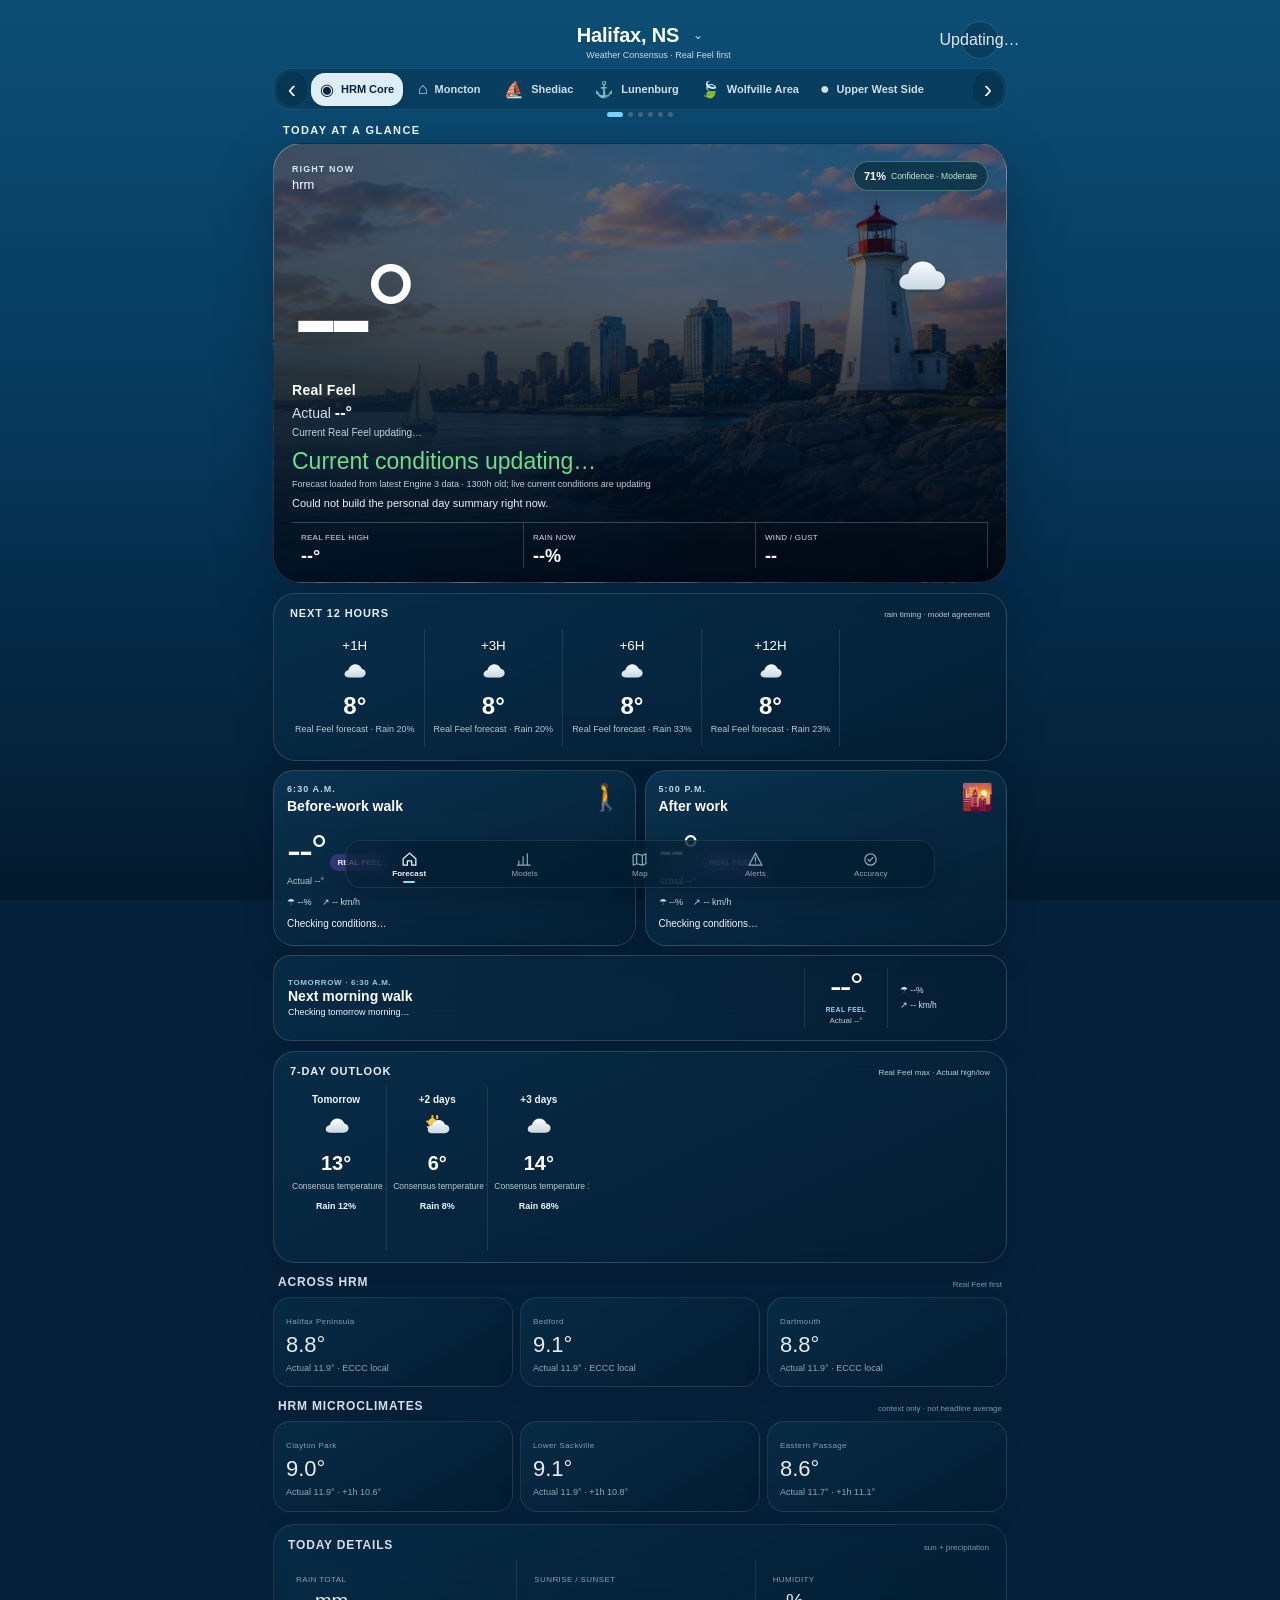
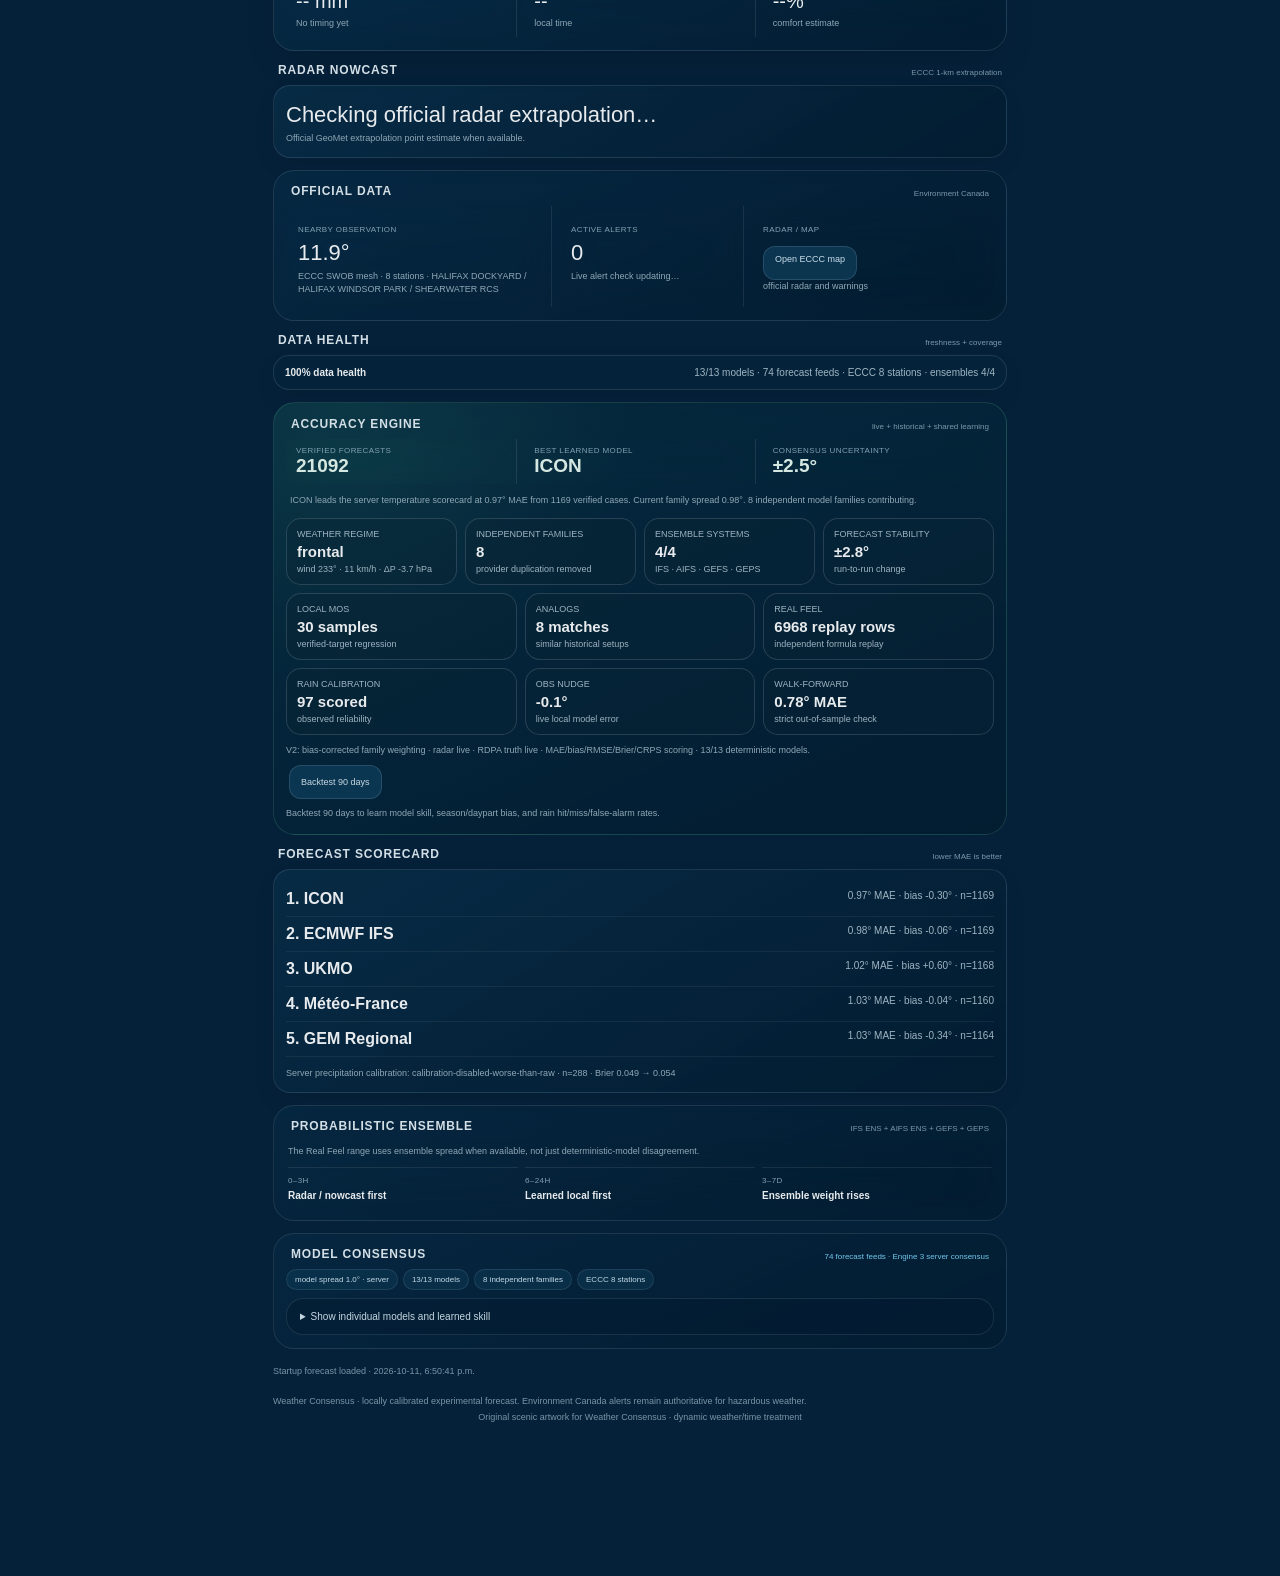
<file: index.html>
<!doctype html><html><head><meta charset="utf-8"><meta name="viewport" content="width=device-width,initial-scale=1,viewport-fit=cover"><meta http-equiv="Cache-Control" content="no-store, no-cache, must-revalidate"><meta http-equiv="refresh" content="0;url=./app.html"><link rel="apple-touch-icon" sizes="180x180" href="icons/apple-touch-icon.png?v=16"><link rel="icon" href="icons/weather-consensus.svg?v=16" type="image/svg+xml"><script>location.replace('./app.html'+location.search+location.hash)</script><title>Weather Consensus</title></head><body style="background:#05213a;color:white;font-family:-apple-system;padding:24px">Opening Weather Consensus…</body></html>
</file>
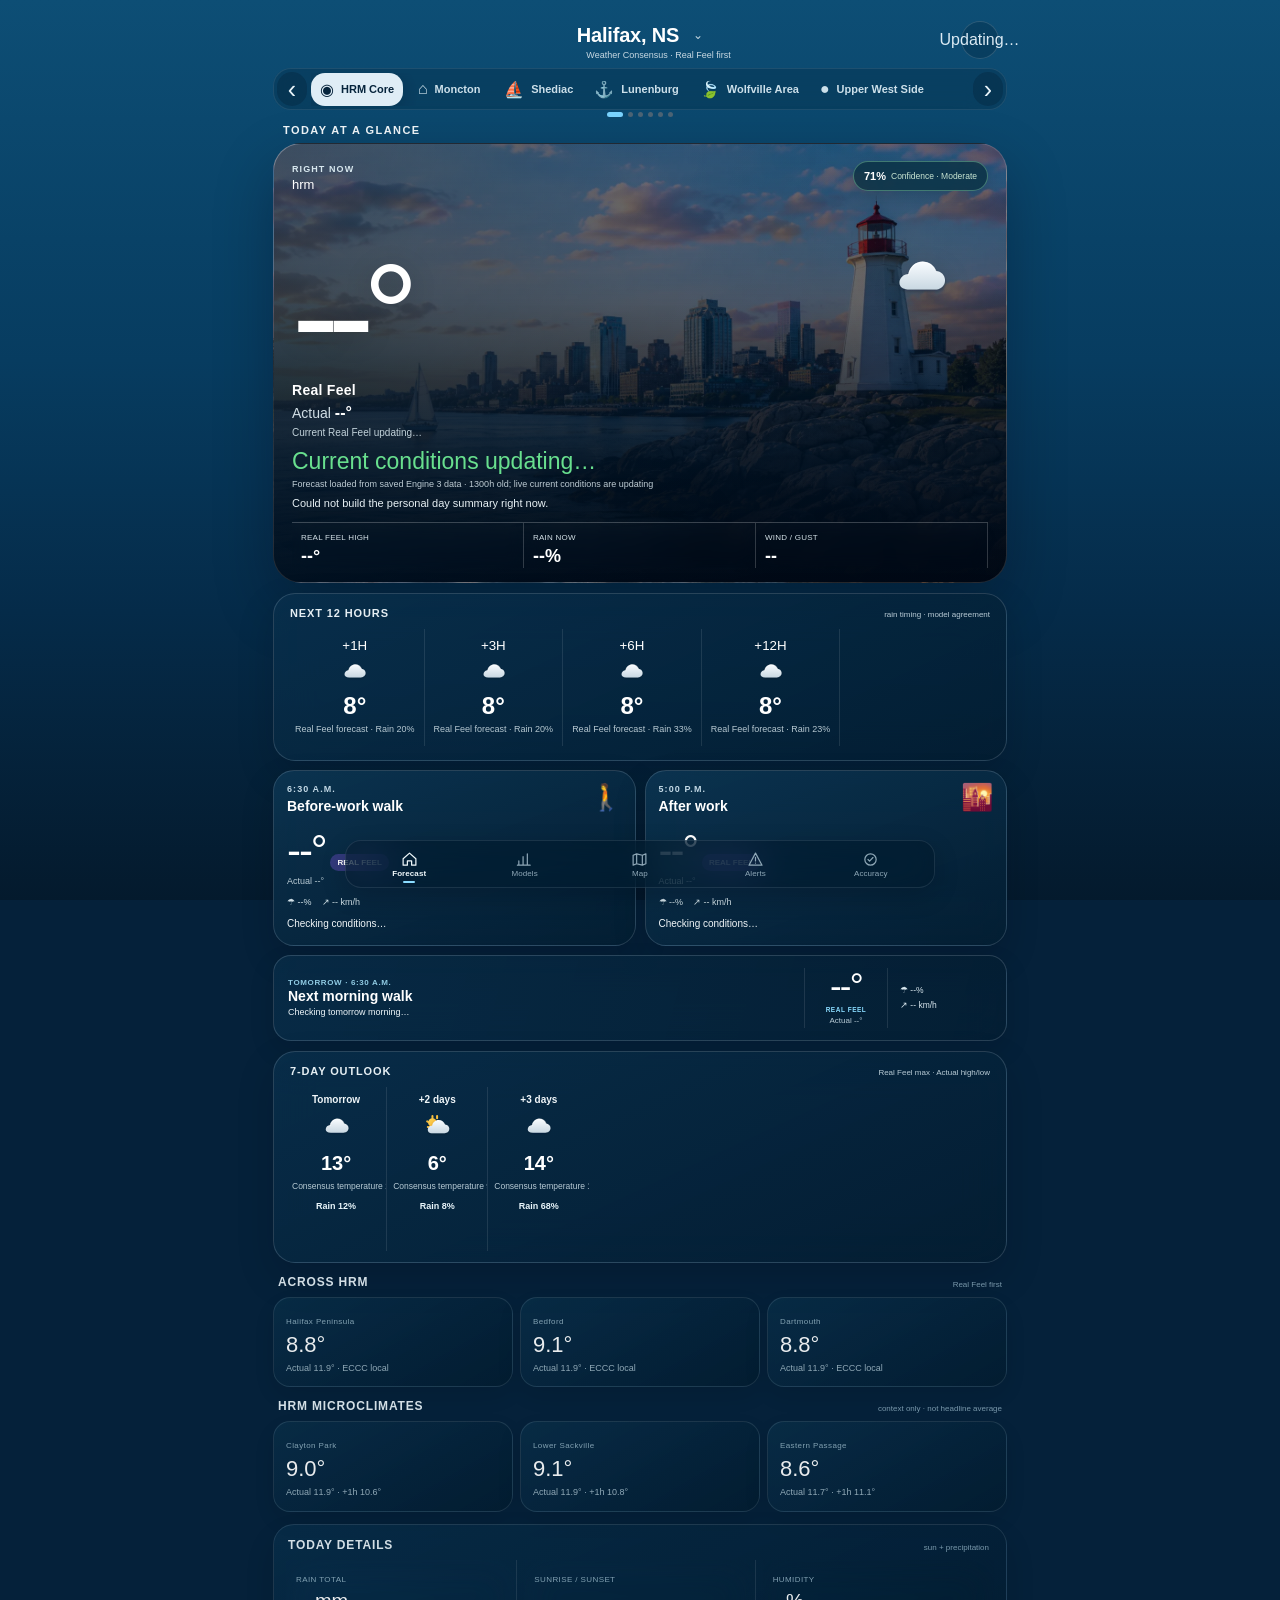
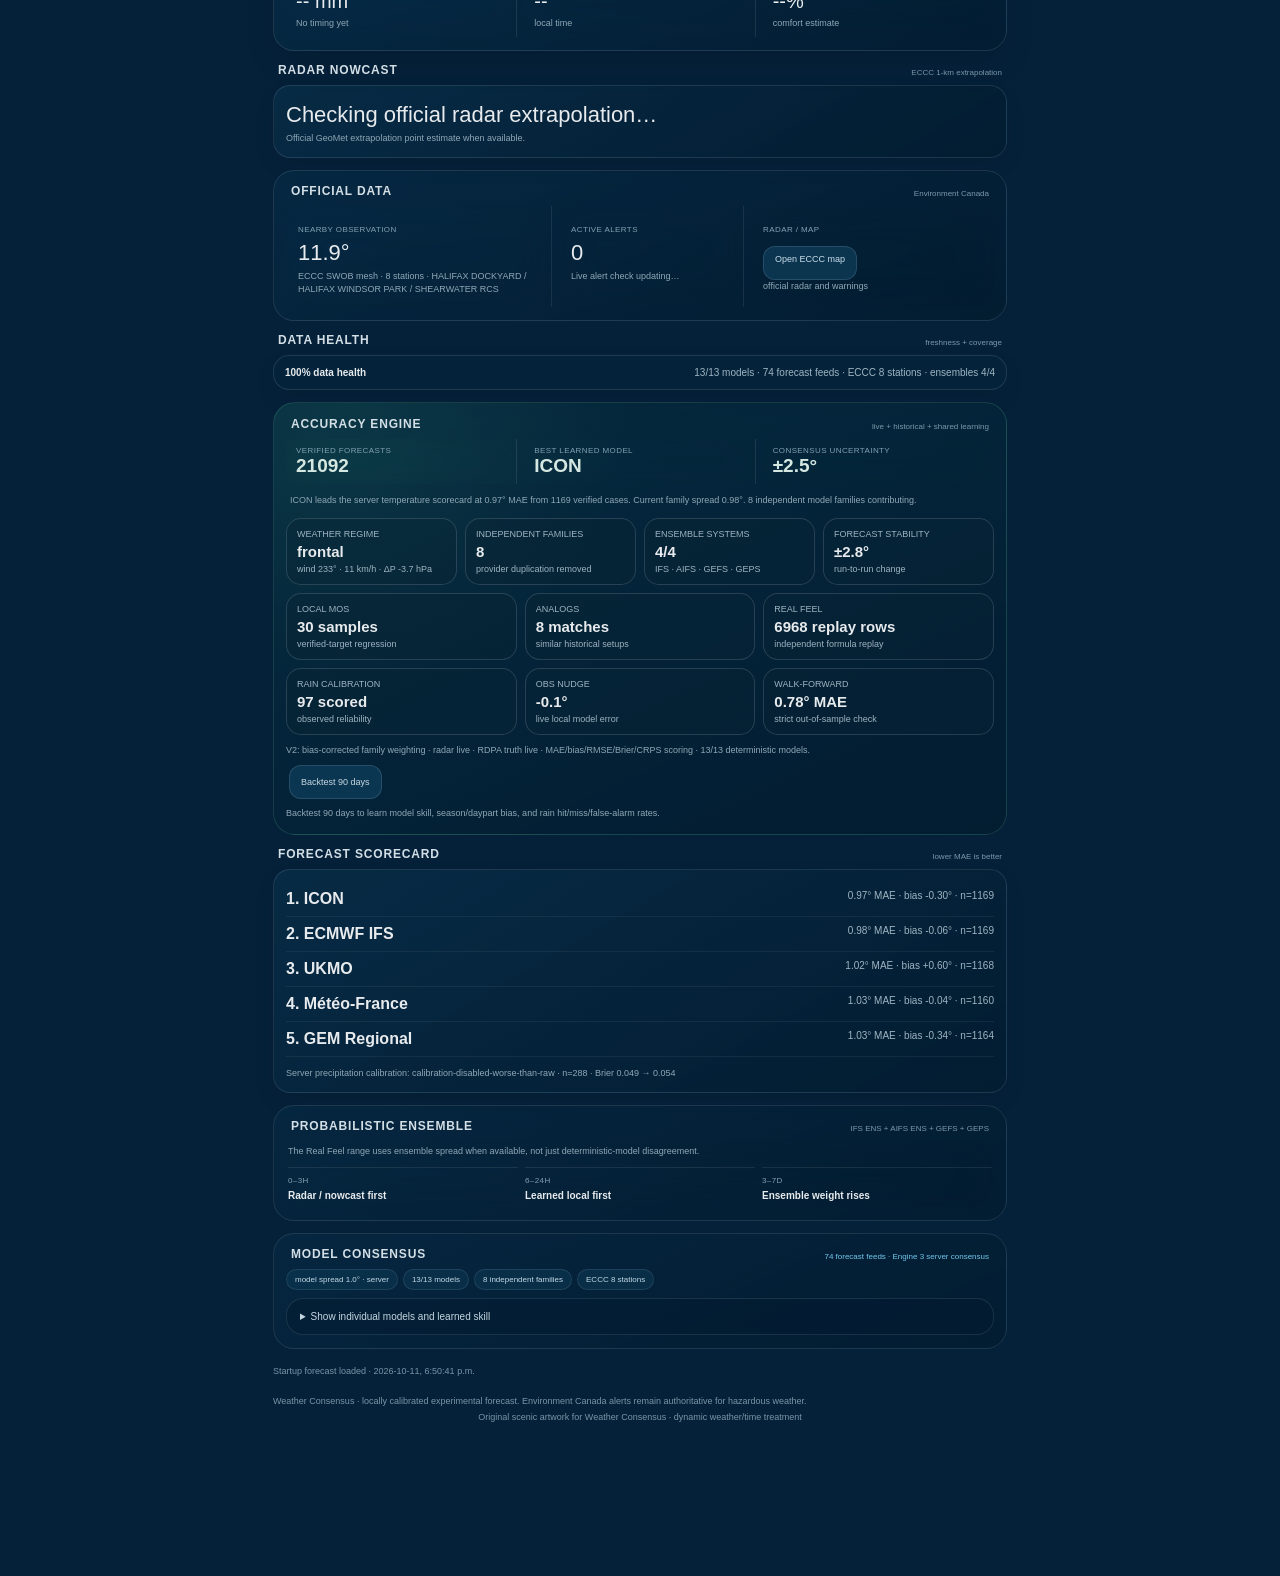
<file: app.html>
<!doctype html><html lang="en"><head><meta charset="utf-8"><meta name="viewport" content="width=device-width,initial-scale=1,viewport-fit=cover"><meta name="theme-color" content="#05213a"><meta name="apple-mobile-web-app-capable" content="yes"><meta name="apple-mobile-web-app-status-bar-style" content="black-translucent"><meta name="apple-mobile-web-app-title" content="Weather Consensus"><link rel="manifest" href="manifest.webmanifest"><link rel="icon" href="icons/weather-consensus.svg?v=16" type="image/svg+xml"><link rel="apple-touch-icon" sizes="180x180" href="icons/apple-touch-icon.png?v=16"><title>Weather Consensus</title><link rel="stylesheet" href="v4.css?v=10"><link rel="stylesheet" href="v11-reference.css?v=37"><style>.alertBox{display:none;padding:12px 14px;border:1px solid #8c5f42;background:#321f16aa;color:#ffe2ca}.alertBox b{display:block;margin-bottom:3px}.obsline{font-size:11px}.range{font-size:12px}.actions{display:flex;gap:8px;flex-wrap:wrap;margin-top:10px}.linkbtn{display:inline-block;text-decoration:none;border:1px solid var(--line);background:#0c2a3e;color:#dff2fc;border-radius:999px;padding:8px 10px;font-size:11px}.accuracy{display:grid;grid-template-columns:repeat(3,1fr);gap:8px}.stat{border:1px solid var(--line);border-radius:15px;padding:10px}.stat small{display:block;color:var(--muted);font-size:9px}.stat b{font-size:18px}.micro{display:grid;grid-template-columns:repeat(3,1fr);gap:8px}.micro .card{padding:11px}.micro .zt{font-size:25px}.badge{display:inline-block;margin-top:5px;border:1px solid var(--line);border-radius:999px;padding:4px 7px;font-size:9px;color:#d8edf9}.rainagree{font-size:10px;color:#bcd4e2}.official{border-color:#3b6a85}#alerts+#warn{margin-bottom:0}.sectionHour .hours{overflow-x:auto!important;scroll-snap-type:x proximity}.sectionHour .hour{min-width:88px!important;padding:7px 9px 10px!important;scroll-snap-align:start}.sectionHour .hour b{font-size:24px!important;line-height:1.1!important}.sectionHour .hour .sub{font-size:9px!important;line-height:1.25!important;white-space:nowrap!important;margin-top:4px!important}.sectionHour .hour .wx{font-size:25px!important;margin:5px 0!important}.sectionDays .days{grid-template-columns:repeat(7,minmax(96px,1fr))!important;overflow-x:auto!important;scroll-snap-type:x proximity!important}.sectionDays .v11Day{min-width:96px!important;min-height:142px!important;padding:8px 8px 10px!important;scroll-snap-align:start}.v11DayName{font-size:11px!important;font-weight:600!important}.v11DayWx{font-size:27px!important;margin:8px 0 7px!important}.v11DayRF{font-size:25px!important;font-weight:570!important;line-height:1!important}.v11DayRFLabel{display:none!important}.v11DayActual{font-size:9px!important;line-height:1.25!important;color:#b8cbd5!important;margin-top:7px!important;white-space:nowrap!important}.v11DayRain{font-size:9px!important;line-height:1.2!important;margin-top:7px!important;white-space:nowrap!important;color:#c7d9e4!important}@media(max-width:620px){.accuracy,.micro{grid-template-columns:1fr}.sectionHour,.sectionDays{padding-left:10px!important;padding-right:10px!important}}</style></head><body><div class="app"><header class="topbar"><div class="brand"><small id="kicker">HRM CORE</small><div class="brandline"><img class="brandmark" src="icons/weather-consensus.svg?v=16" alt=""><h1>Weather Consensus</h1></div><div class="brandsub">Weather Consensus · Real Feel first</div></div><button id="refresh" class="btn refreshBtn" aria-label="Refresh weather"><span>↻</span><b>Refresh</b></button></header><nav class="locationNav" aria-label="Forecast locations"><button id="locPrev" class="locArrow" aria-label="Previous location">‹</button><div id="tabs" class="tabs" role="tablist"></div><button id="locNext" class="locArrow" aria-label="Next location">›</button></nav><div id="locationDots" class="locationDots" aria-hidden="true"></div><div id="alerts" class="alertBox"></div><div id="warn" class="warn"></div><section class="hero"><div class="heroGlow"></div><div class="heroTop"><div><div class="eyebrow">RIGHT NOW</div><div id="place" class="place">Halifax Peninsula · Bedford · Dartmouth</div></div><div id="heroIcon" class="icon" aria-hidden="true">⛅️</div></div><div class="heroRow"><div class="heroTemp"><div id="feels" class="feels">--°</div><div class="feelLabel">Real Feel</div><div id="actual" class="actual">Actual <b>--°</b></div><div id="range" class="range">Real Feel range --</div><div class="outside"><span id="odot" class="dot"></span><span id="outside">Calculating outside comfort…</span></div><div id="obsline" class="obsline">Checking official observations…</div></div></div><div class="metrics"><div class="metric"><small>REAL FEEL HIGH</small><b id="fhigh">--°</b></div><div class="metric"><small>RAIN NOW</small><b id="rain">--%</b></div><div class="metric"><small>WIND / GUST</small><b id="wind">--</b></div><div class="metric"><small>UV INDEX</small><b id="uv">--</b></div></div><div id="advice" class="callout">Checking when conditions improve…</div></section><section class="section dayBrief"><div class="head briefHead"><div><div class="eyebrow">PERSONAL FORECAST</div><h2>Your day</h2></div><span id="dayBriefDate">today</span></div><div id="daySummary" class="daySummary">Building today's weather summary…</div><div class="routineGrid"><article id="morningRoutine" class="routineCard"><div class="routineIcon">🚶</div><div class="routineTitle"><small>6:30 A.M.</small><b>Before-work walk</b></div><div class="routineTemps"><strong id="morningFeel">--°</strong><span>Real Feel</span><em id="morningActual">Actual --°</em></div><div class="routineMeta"><span id="morningRain">☂ --%</span><span id="morningWind">↗ -- km/h</span></div><div id="morningVerdict" class="routineVerdict">Checking conditions…</div></article><article id="eveningRoutine" class="routineCard"><div class="routineIcon">🌇</div><div class="routineTitle"><small>5:00 P.M.</small><b>After work</b></div><div class="routineTemps"><strong id="eveningFeel">--°</strong><span>Real Feel</span><em id="eveningActual">Actual --°</em></div><div class="routineMeta"><span id="eveningRain">☂ --%</span><span id="eveningWind">↗ -- km/h</span></div><div id="eveningVerdict" class="routineVerdict">Checking conditions…</div></article></div></section><section class="section"><div class="head"><h2 id="zoneTitle">Across HRM</h2><span>Real Feel first</span></div><div id="zones" class="zones"></div></section><section id="microSection" class="section"><div class="head"><h2>HRM microclimates</h2><span>context only · not headline average</span></div><div id="microZones" class="micro"></div></section><section class="section"><div class="head"><h2>Next 12 hours</h2><span>rain timing · model agreement</span></div><div id="hours" class="hours"></div></section><section class="section"><div class="head"><h2>7-day outlook</h2><span>Real Feel max · Actual high/low</span></div><div id="days" class="days"></div></section><section class="section"><div class="head"><h2>Today details</h2><span>sun + precipitation</span></div><div class="zones"><div class="card"><small>RAIN TOTAL</small><div class="zt" id="rainTotal">-- mm</div><div class="sub" id="rainTiming">No timing yet</div></div><div class="card"><small>SUNRISE / SUNSET</small><div class="zt" id="sun">--</div><div class="sub">local time</div></div><div class="card"><small>HUMIDITY</small><div class="zt" id="humidity">--%</div><div class="sub" id="comfort">comfort estimate</div></div></div></section><section class="section"><div class="head"><h2>Official data</h2><span>Environment Canada</span></div><div class="zones"><div class="card official"><small>NEARBY OBSERVATION</small><div class="zt" id="officialTemp">--°</div><div class="sub" id="officialStation">checking ECCC…</div></div><div class="card official"><small>ACTIVE ALERTS</small><div class="zt" id="alertCount">--</div><div class="sub" id="alertSummary">checking ECCC…</div></div><div class="card official"><small>RADAR / MAP</small><div class="actions"><a class="linkbtn" href="https://weather.gc.ca/" target="_blank" rel="noopener">Open ECCC map</a></div><div class="sub">official radar and warnings</div></div></div></section><section class="section"><div class="head"><h2>Accuracy engine</h2><span>live + historical + shared learning</span></div><div class="accuracy"><div class="stat"><small>VERIFIED FORECASTS</small><b id="verifiedCount">0</b></div><div class="stat"><small>BEST LEARNED MODEL</small><b id="bestSkill">learning</b></div><div class="stat"><small>CONSENSUS UNCERTAINTY</small><b id="uncertainty">--°</b></div></div><div id="skillNote" class="sub" style="margin-top:8px">Saving +3h/+6h/+12h/+24h forecasts; GitHub Actions also maintains shared skill data hourly.</div><div class="actions"><button id="backtestBtn" class="btn" onclick="runHistoricalBacktest(90)">Backtest 90 days</button></div><div id="backtestStatus" class="sub" style="margin-top:8px">Historical calibration supplements the continuous shared learner.</div></section><section class="section"><div class="head"><h2>Probabilistic ensemble</h2><span>ECMWF + GFS members</span></div><div class="card"><div class="sub">The Real Feel range uses ensemble spread when available, not just deterministic-model disagreement.</div></div></section><section class="section"><div class="head"><h2>Model consensus</h2><span id="modelCount">connecting…</span></div><div id="chips" class="chips"></div><details><summary>Show individual models and learned skill</summary><div id="models" class="models"></div></details></section><div id="updated" class="footer"></div><div class="footer">Weather Consensus · locally calibrated experimental forecast. Environment Canada alerts remain authoritative for hazardous weather.</div></div><script src="startup-fallback.js?v=1"></script><script src="request-manager.js?v=34"></script><script src="v5b.js?v=36"></script><script src="v6-extra.js?v=3"></script><script src="v7-final.js?v=5"></script><script src="v8-ui.js?v=35"></script><script src="v11-layout.js?v=35"></script><script src="scene-images.js?v=35"></script></body></html>
</file>
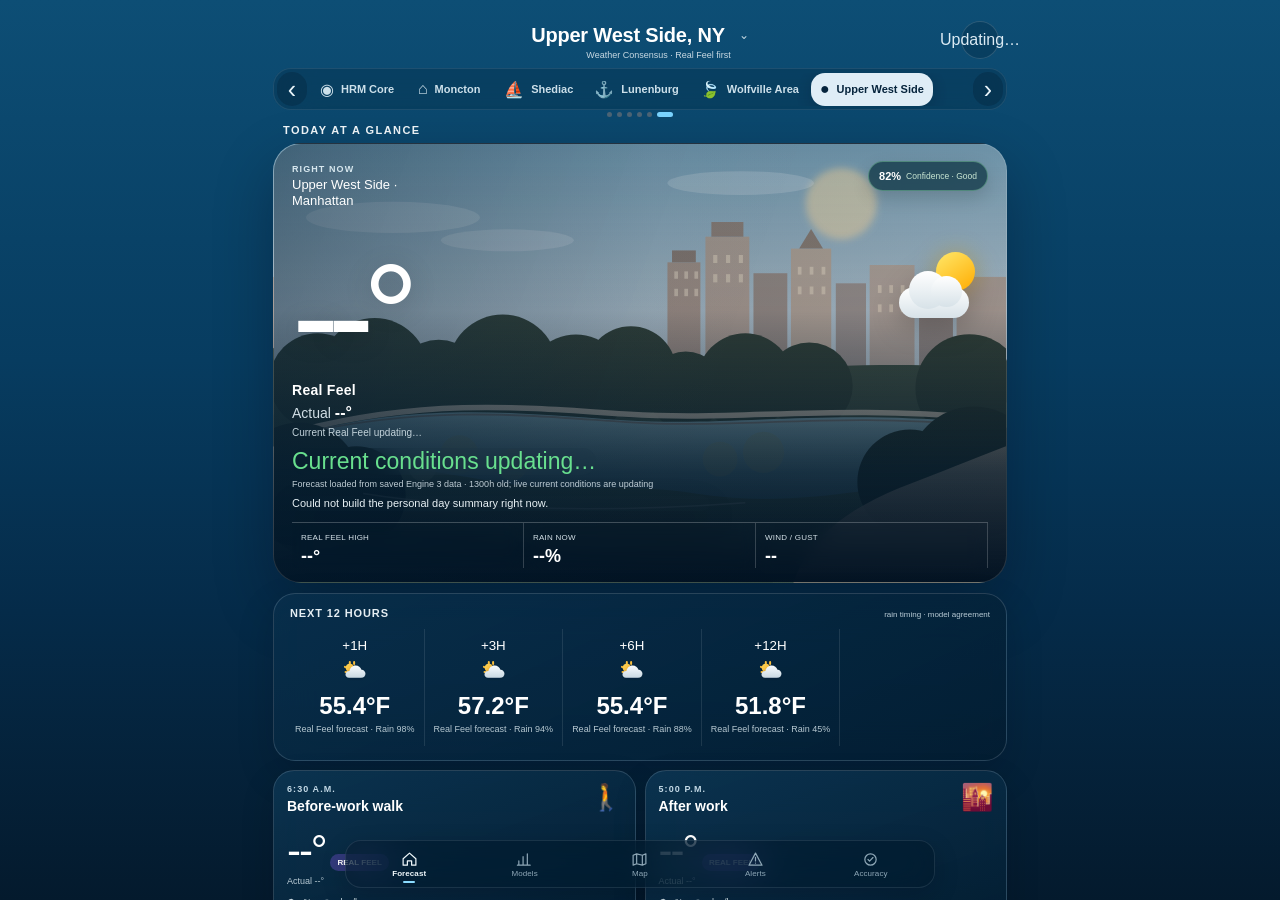
<file: ny.html>
<!doctype html>
<html lang="en-US">
<head>
  <meta charset="utf-8">
  <meta name="viewport" content="width=device-width,initial-scale=1,viewport-fit=cover">
  <meta name="theme-color" content="#05213a">
  <meta name="apple-mobile-web-app-capable" content="yes">
  <meta name="apple-mobile-web-app-status-bar-style" content="black-translucent">
  <meta name="apple-mobile-web-app-title" content="NY Weather Consensus">
  <title>Weather Consensus — New York</title>
  <style>
    html,body{margin:0;width:100%;height:100%;overflow:hidden;background:#05213a}
    #nyApp{display:block;width:100%;height:100dvh;border:0;background:#05213a}
  </style>
  <script>
    try { localStorage.setItem('wx-loc','uws'); } catch {}
  </script>
</head>
<body>
  <iframe id="nyApp" title="Weather Consensus — Upper West Side" src="./app.html?market=ny&units=us"></iframe>
  <script>
    const frame=document.getElementById('nyApp');
    frame.addEventListener('load',()=>{
      try {
        const w=frame.contentWindow,d=frame.contentDocument;
        w.localStorage.setItem('wx-loc','uws');
        const s=d.createElement('script');
        s.src='./us-units.js?v=1';
        s.dataset.wxUsUnits='1';
        d.head.appendChild(s);
      } catch(e) { console.error('NY presentation layer unavailable',e); }
    });
  </script>
</body>
</html>
</file>
<file: v4.css>
:root{--bg:#06111b;--panel:#0d2332;--panel2:#091a27;--line:#23445b;--line2:#315e78;--text:#f5f9fc;--muted:#91aabd;--blue:#7ad4ff;--blue2:#38bdf8;--green:#86e3b0;--amber:#ffd27a;--red:#ff9696;--violet:#b79cff;--shadow:0 20px 60px #0005}*{box-sizing:border-box}html{background:#06111b;overscroll-behavior-y:none}body{margin:0;min-height:100dvh;background:radial-gradient(circle at 80% -10%,#1b4764 0,transparent 32%),radial-gradient(circle at -15% 30%,#123b4b 0,transparent 28%),linear-gradient(180deg,#081724,#050d16 72%);background-attachment:fixed;color:var(--text);font-family:-apple-system,BlinkMacSystemFont,"SF Pro Display","Segoe UI",sans-serif;-webkit-font-smoothing:antialiased}.app{max-width:900px;margin:auto;padding:16px 13px 72px}.topbar{display:flex;justify-content:space-between;gap:12px;align-items:center;margin-bottom:8px}.brand small{display:block;color:var(--blue);font-weight:800;letter-spacing:.14em;font-size:9px}.brandline{display:flex;align-items:center;gap:9px;margin-top:3px}.brandmark{width:28px;height:28px;border-radius:8px;box-shadow:0 5px 18px #38bdf844}.brand h1{font-size:25px;letter-spacing:-.03em;margin:0}.brandsub{font-size:10px;color:var(--muted);margin:2px 0 0 37px}button{font:inherit;-webkit-tap-highlight-color:transparent}.btn,.tab{border:1px solid var(--line);background:#ffffff0a;color:#dcebf4;border-radius:999px;padding:9px 12px}.refreshBtn{display:flex;align-items:center;gap:6px;min-height:42px;padding:9px 13px}.refreshBtn span{font-size:21px;line-height:1}.refreshBtn b{font-size:11px}.locationNav{display:grid;grid-template-columns:32px minmax(0,1fr) 32px;gap:6px;align-items:center;margin:11px 0 4px}.locArrow{height:42px;border:1px solid var(--line);border-radius:14px;background:#0b2130cc;color:#dcebf4;font-size:25px;line-height:1}.tabs{display:flex;gap:7px;overflow:auto;scrollbar-width:none;scroll-snap-type:x proximity;padding:1px}.tabs::-webkit-scrollbar{display:none}.tab{flex:0 0 auto;min-width:92px;display:flex;align-items:center;gap:7px;justify-content:center;border-radius:14px;padding:9px 11px;scroll-snap-align:center;background:linear-gradient(180deg,#ffffff0b,#ffffff04);transition:.18s ease}.tabIcon{font-size:16px}.tabLabel{font-size:11px;font-weight:650;white-space:nowrap}.tab.active{background:linear-gradient(145deg,#dff6ff,#bde8fb);color:#06131d;border-color:#bfeaff;box-shadow:0 7px 22px #53c7ff2e;font-weight:800;transform:translateY(-1px)}.locationDots{display:flex;justify-content:center;gap:5px;height:10px;margin:1px 0 9px}.locationDot{width:5px;height:5px;border-radius:99px;background:#4c6475}.locationDot.active{width:16px;background:var(--blue)}.warn{display:none;background:#2d1b20;border:1px solid #6d4349;color:#ffd6d6;padding:11px 13px;border-radius:14px;margin:10px 0;font-size:12px}.hero{position:relative;overflow:hidden;background:linear-gradient(145deg,#153f58f2,#0b2232 60%,#0a1b29);border:1px solid #315872;border-radius:30px;padding:19px;box-shadow:var(--shadow)}.heroGlow{position:absolute;width:260px;height:260px;border-radius:50%;right:-80px;top:-120px;background:radial-gradient(circle,#69d0ff32 0,#69d0ff0e 45%,transparent 70%);pointer-events:none}.heroTop{position:relative;display:flex;justify-content:space-between;gap:14px;align-items:flex-start}.eyebrow{font-size:9px;letter-spacing:.14em;font-weight:850;color:var(--blue);margin-bottom:3px}.place{font-size:12px;color:#d2e4ee}.heroRow{position:relative;display:block}.heroTemp{position:relative}.feels{font-size:clamp(82px,20vw,116px);line-height:.84;letter-spacing:-.075em;font-weight:780;margin:11px 0 0}.feelLabel{font-size:10px;letter-spacing:.12em;font-weight:800;color:var(--blue);margin:5px 0 7px}.actual{font-size:16px;color:var(--muted)}.actual b{color:var(--text)}.icon{font-size:55px;line-height:1;filter:drop-shadow(0 8px 12px #0004);transform:translateY(4px)}.outside{display:inline-flex;align-items:center;gap:8px;margin-top:13px;padding:7px 10px;border:1px solid #35617c;border-radius:999px;background:#0d2b40cc;font-size:12px;backdrop-filter:blur(10px)}.dot{width:8px;height:8px;border-radius:50%;background:var(--green);box-shadow:0 0 12px currentColor}.metrics{display:grid;grid-template-columns:repeat(4,1fr);gap:7px;margin-top:17px}.metric{background:#020b1266;border:1px solid #ffffff12;border-radius:15px;padding:10px;backdrop-filter:blur(8px)}.metric small{display:block;color:var(--muted);font-size:8px;letter-spacing:.04em}.metric b{display:block;margin-top:4px;font-size:16px}.callout{margin-top:10px;background:linear-gradient(135deg,#0a2638,#0a2030);border:1px solid #28516b;border-radius:15px;padding:11px 12px;font-size:12px;color:#dcf1fb}.section{margin-top:23px}.head{display:flex;justify-content:space-between;gap:12px;align-items:end;margin:0 3px 9px}.head h2{font-size:18px;letter-spacing:-.02em;margin:0}.head span{font-size:10px;color:var(--muted);text-align:right}.briefHead{align-items:center}.dayBrief{margin-top:18px}.daySummary{position:relative;overflow:hidden;border:1px solid #2d526a;background:linear-gradient(145deg,#102f42,#0a2130);border-radius:19px;padding:14px 15px;color:#e9f6fc;font-size:13px;line-height:1.48;box-shadow:0 14px 35px #0002}.summaryShimmer{position:absolute;inset:0;background:linear-gradient(110deg,transparent 25%,#ffffff08 45%,transparent 65%);transform:translateX(-100%);animation:summaryShimmer 2.2s infinite}@keyframes summaryShimmer{to{transform:translateX(100%)}}.routineGrid{display:grid;grid-template-columns:1fr 1fr;gap:9px;margin-top:9px}.routineCard{position:relative;min-height:180px;border:1px solid #2b5068;border-radius:20px;padding:13px;background:radial-gradient(circle at 100% 0,#7ad4ff18,transparent 36%),linear-gradient(155deg,#123249,#0a1f2f);box-shadow:0 12px 28px #0002}.routineCard.good{border-color:#3e8065;background:radial-gradient(circle at 100% 0,#8fe2b21b,transparent 38%),linear-gradient(155deg,#12362f,#0a2429)}.routineCard.caution{border-color:#786738;background:radial-gradient(circle at 100% 0,#ffd78218,transparent 38%),linear-gradient(155deg,#37301d,#10222b)}.routineIcon{position:absolute;right:13px;top:11px;font-size:29px}.routineTitle small{display:block;color:var(--blue);font-size:9px;font-weight:850;letter-spacing:.12em}.routineTitle b{display:block;font-size:14px;margin-top:4px}.routineTemps{margin-top:20px}.routineTemps strong{font-size:42px;line-height:.9;letter-spacing:-.05em}.routineTemps span{display:inline-block;color:var(--blue);font-size:9px;margin-left:5px;text-transform:uppercase;font-weight:800}.routineTemps em{display:block;font-style:normal;color:#acc2cf;font-size:11px;margin-top:4px}.routineMeta{display:flex;gap:10px;color:#c7dce8;font-size:10px;margin-top:11px}.routineVerdict{display:inline-block;margin-top:10px;border-radius:999px;padding:5px 8px;background:#ffffff0b;border:1px solid #ffffff12;color:#dcecf4;font-size:10px}.zones{display:grid;grid-template-columns:repeat(3,1fr);gap:8px}.card{background:linear-gradient(155deg,#13364ee8,#0b2131f5);border:1px solid var(--line);border-radius:19px;padding:13px;box-shadow:0 9px 25px #0001}.zt{font-size:31px;font-weight:720;margin:4px 0}.sub{color:var(--muted);font-size:11px}.hours{display:flex;gap:8px;overflow:auto;scrollbar-width:none;scroll-snap-type:x proximity;padding-bottom:3px}.hours::-webkit-scrollbar{display:none}.hour{min-width:94px;text-align:center;scroll-snap-align:start}.hour b{display:block;font-size:24px;margin:5px 0}.hour .wx{font-size:22px}.days{border:1px solid var(--line);border-radius:20px;overflow:hidden;box-shadow:0 12px 30px #0001}.day{display:grid;grid-template-columns:64px 1fr auto;gap:10px;align-items:center;padding:12px 13px;background:linear-gradient(155deg,#123148e8,#0c2030f5);border-bottom:1px solid var(--line)}.day:last-child{border-bottom:0}.day b{font-size:14px}.dayMain{font-size:11px;color:#cfe5f1}.dayTemps{text-align:right}.dayTemps strong{font-size:18px}.dayTemps small{display:block;color:var(--muted);font-size:9px}.models{display:grid;grid-template-columns:repeat(2,1fr);gap:8px}.model{display:grid;grid-template-columns:1fr auto;gap:4px 10px}.model small{color:var(--muted);font-size:10px}.model .val{font-weight:750}.chips{display:flex;gap:7px;flex-wrap:wrap;margin-bottom:8px}.chip{font-size:10px;color:#d8edf9;border:1px solid var(--line);background:#0d2739;border-radius:999px;padding:6px 8px}details summary{cursor:pointer;color:#d5ebf7;font-size:12px;padding:7px 0}.footer{font-size:10px;color:#728ea1;margin-top:16px;line-height:1.5}@media(max-width:620px){.app{padding-left:max(12px,env(safe-area-inset-left));padding-right:max(12px,env(safe-area-inset-right))}.brand h1{font-size:21px}.brandsub{margin-left:36px}.refreshBtn b{display:none}.refreshBtn{width:42px;justify-content:center;padding:0}.locationNav{grid-template-columns:28px minmax(0,1fr) 28px}.locArrow{height:39px}.tab{min-width:88px;padding:8px 10px}.metrics{grid-template-columns:repeat(2,1fr)}.zones,.models{grid-template-columns:1fr}.routineGrid{grid-template-columns:1fr 1fr}.routineCard{min-height:175px;padding:12px}.routineTemps strong{font-size:36px}.routineMeta{display:grid;gap:4px}.day{grid-template-columns:57px 1fr auto}}@media(max-width:390px){.routineGrid{grid-template-columns:1fr}.routineCard{min-height:155px}.routineMeta{display:flex}.tab{min-width:84px}.brand h1{font-size:20px}}
</file>
<file: v11-reference.css>
/* Single authoritative visual layer. Premium native-iOS weather reference; Real Feel first. */
:root{--line:rgba(226,242,252,.16);--muted:#afc3cf;--accent:#8bdcff;--good:#68df8e;--panel:rgba(4,34,57,.70);--panel2:rgba(5,43,70,.61)}
html,body{background:#05213a!important;color:#fff}body{background:linear-gradient(180deg,#0d4e75 0,#073c60 40%,#052b49 68%,#041a2d 100%)!important;background-attachment:fixed!important}body:before{content:"";position:fixed;inset:0;pointer-events:none;z-index:-1;background:radial-gradient(ellipse at 20% 0%,rgba(88,171,224,.28),transparent 35%),linear-gradient(180deg,rgba(255,255,255,.03),transparent 32%,rgba(0,7,16,.22))}
.app{max-width:760px!important;margin:auto;padding-top:max(18px,calc(env(safe-area-inset-top) + 14px))!important;padding-left:max(12px,env(safe-area-inset-left))!important;padding-right:max(12px,env(safe-area-inset-right))!important;padding-bottom:max(92px,calc(env(safe-area-inset-bottom) + 72px))!important}
.topbar{display:grid!important;grid-template-columns:44px 1fr 44px;align-items:center;margin:0 2px 4px!important;min-height:48px}.brand{grid-column:2;text-align:center}.brandline{justify-content:center!important}.brandmark,.brand small{display:none!important}.brand h1{font-size:20px!important;font-weight:600!important;letter-spacing:-.01em!important}.brandsub{display:block!important;color:#c8d9e3!important;font-size:9px!important;margin-top:3px}.refreshBtn{grid-column:3;grid-row:1;width:38px!important;height:38px!important;min-height:38px!important;padding:0!important;border-radius:50%!important;justify-content:center!important;background:rgba(2,28,47,.26)!important;border:1px solid rgba(255,255,255,.15)!important;backdrop-filter:blur(16px)}.refreshBtn b{display:none!important}.refreshBtn span{font-size:20px}
.locationNav{margin:1px 0 2px!important;padding:3px!important;display:grid!important;grid-template-columns:30px minmax(0,1fr) 30px!important;gap:4px!important;border:1px solid rgba(255,255,255,.09)!important;border-radius:18px!important;background:rgba(3,29,49,.22)!important;backdrop-filter:blur(18px)!important;box-shadow:none!important}.locArrow{height:34px!important;border:0!important;border-radius:15px!important;background:rgba(0,22,39,.24)!important;color:#e9f5fa!important}.tabs{gap:3px!important;padding:0!important}.tab{min-width:86px!important;padding:7px 9px!important;border:0!important;border-radius:14px!important;background:transparent!important;color:#cce0ea!important;font-size:11px!important;font-weight:520!important}.tab.active{background:rgba(237,249,255,.94)!important;color:#06243c!important;box-shadow:0 5px 15px rgba(0,13,25,.20)!important;transform:none!important}.locationDots{height:6px!important;margin:2px 0 6px!important}.alertBox,.warn{margin:6px 0 8px!important;border-radius:18px!important;backdrop-filter:blur(18px)}
.glanceSection{margin:6px 0 7px!important}.glanceSection>.head{margin:0 10px 7px!important}.glanceSection>.head h2{font-size:11px!important;letter-spacing:.13em!important;text-transform:uppercase!important;font-weight:600!important;color:#f1f7fa!important}.glanceSection>.head span,#glance{display:none!important}
.hero{position:relative!important;overflow:hidden!important;isolation:isolate;min-height:525px;margin:0!important;padding:20px 18px 18px!important;border:1px solid rgba(255,255,255,.13)!important;border-radius:28px!important;box-shadow:0 24px 58px rgba(0,8,17,.28)!important;background-image:linear-gradient(180deg,rgba(0,28,51,.05) 0%,rgba(0,27,48,.13) 34%,rgba(2,25,43,.72) 70%,rgba(2,22,39,.96) 100%),url('backgrounds/generated/halifax.webp')!important;background-size:cover!important;background-position:center center!important}.hero:after{content:"";position:absolute;inset:0;z-index:-1;background:linear-gradient(90deg,rgba(2,29,51,.42) 0,rgba(2,29,51,.10) 52%,rgba(2,29,51,.01) 100%)}.heroGlow{display:none!important}.heroTop{align-items:flex-start!important;position:relative;z-index:1}.heroTop .eyebrow{font-size:9px!important;letter-spacing:.12em!important;color:#d7e7ee!important}.place{font-size:13px!important;color:#fff!important;font-weight:500}.icon{font-size:66px!important;margin-top:31px!important;margin-right:4px!important;filter:drop-shadow(0 9px 20px rgba(0,0,0,.28))}.heroRow{position:relative;z-index:1}.feels{font-size:clamp(108px,30vw,142px)!important;line-height:.78!important;font-weight:360!important;letter-spacing:-.085em!important;margin:18px 0 0!important;color:#fff!important;text-shadow:0 5px 28px rgba(0,0,0,.20)}.feelLabel{margin:11px 0 6px!important;font-size:14px!important;letter-spacing:.02em!important;color:#fff!important;font-weight:600!important;text-transform:none!important}.actual{font-size:14px!important;color:#d1dee5!important}.actual b{font-size:16px!important;color:#fff!important}.range{margin-top:5px!important;font-size:10px!important;color:#c2d2da!important}.outside{display:inline-flex!important;margin-top:10px!important;padding:0!important;border:0!important;background:transparent!important;font-size:23px!important;font-weight:520!important;color:var(--good)!important}.outside .dot{display:none!important}.obsline{margin-top:4px!important;font-size:9px!important;color:#bdcbd3!important;max-width:62%}.callout{max-width:61%;margin:8px 0 0!important;padding:0!important;border:0!important;border-radius:0!important;background:transparent!important;color:#f1f6f8!important;font-size:12px!important;line-height:1.42!important}.heroSummary{max-width:62%;margin:7px 0 0!important;padding:0!important;border:0!important;background:transparent!important;color:#e7f0f4!important;font-size:11px!important;line-height:1.42!important}
.confidenceOrb{position:absolute;right:16px;bottom:90px;z-index:2;width:106px;height:106px;border:1px solid rgba(121,243,158,.55);border-radius:50%;display:flex;flex-direction:column;align-items:center;justify-content:center;text-align:center;background:radial-gradient(circle,rgba(3,60,69,.56),rgba(3,31,49,.70));box-shadow:0 0 0 5px rgba(105,225,142,.08),0 12px 28px rgba(0,0,0,.20);backdrop-filter:blur(12px)}.confidenceOrb:before{content:"";position:absolute;inset:6px;border:3px solid rgba(100,224,139,.78);border-left-color:rgba(100,224,139,.26);border-radius:50%}.confidenceOrb strong{font-size:27px;font-weight:500;line-height:1}.confidenceOrb span{font-size:7px;margin-top:5px;color:#9eeeb8}.confidenceOrb small{font-size:7px;line-height:1.2;margin-top:4px;max-width:75px;color:#d4e3e9}.metrics{position:absolute!important;left:18px;right:18px;bottom:14px;z-index:2;display:grid!important;grid-template-columns:repeat(3,1fr)!important;gap:0!important;margin:0!important;border-top:1px solid rgba(255,255,255,.22)!important}.metric{padding:10px 9px 1px!important;border:0!important;border-right:1px solid rgba(255,255,255,.19)!important;border-radius:0!important;background:transparent!important;box-shadow:none!important}.metric:last-child{border-right:0!important}.metric:nth-child(4){display:none!important}.metric small{font-size:8px!important;letter-spacing:.03em!important;color:#d3e0e6!important}.metric b{font-size:18px!important;color:#fff}
.dayBrief{margin:9px 0 0!important;padding:0!important;border:0!important;background:transparent!important;box-shadow:none!important}.dayBrief>.head{display:none!important}.dayBrief>.daySummary{display:none!important}.routineGrid{display:grid!important;grid-template-columns:1fr 1fr!important;gap:9px!important;margin:0!important}.routineCard{min-height:176px!important;padding:13px 13px 12px!important;border:1px solid var(--line)!important;border-radius:21px!important;background:linear-gradient(160deg,rgba(15,60,91,.69),rgba(3,29,49,.79))!important;box-shadow:0 14px 32px rgba(0,8,17,.18)!important;backdrop-filter:blur(20px)!important}.routineCard.good,.routineCard.caution{background:linear-gradient(160deg,rgba(15,60,91,.69),rgba(3,29,49,.79))!important}.routineIcon{font-size:26px!important}.routineTitle small{font-size:9px!important;color:#c2d8e5!important}.routineTitle b{font-size:14px!important}.routineTemps{margin-top:16px!important}.routineTemps strong{font-size:42px!important;line-height:1!important;font-weight:390!important}.routineTemps span{font-size:8px!important;margin-left:5px!important;padding:4px 7px!important;border-radius:999px;background:rgba(125,88,221,.36);color:#fff!important}.routineTemps em{font-size:9px!important;color:#b9cbd5!important}.routineMeta{font-size:9px!important;color:#d1e0e7!important}.routineVerdict{font-size:10px!important;line-height:1.35!important;padding:0!important;border:0!important;background:transparent!important;color:#f2f7f9!important}.tomorrowRoutine{grid-column:1/-1!important;min-height:86px!important;display:grid!important;grid-template-columns:minmax(0,1fr) 84px 92px!important;grid-template-rows:auto auto!important;column-gap:12px!important;row-gap:3px!important;align-items:center!important;padding:12px 14px!important;border-radius:18px!important;background:linear-gradient(105deg,rgba(9,47,75,.68),rgba(4,30,50,.76))!important;box-shadow:0 10px 24px rgba(0,8,17,.13)!important;position:relative!important}.tomorrowRoutine .routineIcon{display:none!important}.tomorrowRoutine .routineTitle{grid-column:1!important;grid-row:1!important;align-self:end!important;min-width:0!important}.tomorrowRoutine .routineTitle small{font-size:8px!important;letter-spacing:.08em!important;color:#91cce4!important;white-space:nowrap!important}.tomorrowRoutine .routineTitle b{font-size:14px!important;margin-top:2px!important;line-height:1.08!important;white-space:nowrap!important}.tomorrowRoutine .routineTemps{grid-column:2!important;grid-row:1/3!important;margin:0!important;padding:0 10px!important;text-align:center!important;align-self:stretch!important;display:flex!important;flex-direction:column!important;justify-content:center!important;border-left:1px solid rgba(255,255,255,.10)!important;border-right:1px solid rgba(255,255,255,.10)!important}.tomorrowRoutine .routineTemps strong{font-size:35px!important;display:block!important;line-height:.9!important;font-weight:420!important}.tomorrowRoutine .routineTemps span{display:block!important;margin:4px 0 0!important;padding:0!important;background:transparent!important;border-radius:0!important;font-size:6.5px!important;letter-spacing:.08em!important;text-transform:uppercase!important;color:#8bdcff!important}.tomorrowRoutine .routineTemps em{display:block!important;margin-top:3px!important;font-size:8px!important;white-space:nowrap!important;color:#b9cbd5!important}.tomorrowRoutine .routineMeta{grid-column:3!important;grid-row:1/3!important;display:flex!important;flex-direction:column!important;justify-content:center!important;gap:5px!important;align-self:stretch!important;margin:0!important;font-size:8.5px!important;color:#d9e7ee!important;white-space:nowrap!important}.tomorrowRoutine .routineVerdict{grid-column:1!important;grid-row:2!important;margin:0!important;padding:0!important;border:0!important;font-size:9px!important;line-height:1.15!important;color:#eef6fa!important;white-space:normal!important;align-self:start!important}.tomorrowRoutine:after{display:none!important}@media(max-width:390px){.tomorrowRoutine{grid-template-columns:minmax(0,1fr) 76px 82px!important;column-gap:8px!important;min-height:84px!important;padding:11px 12px!important}.tomorrowRoutine .routineTitle b{font-size:13px!important}.tomorrowRoutine .routineTitle small{font-size:7.2px!important}.tomorrowRoutine .routineTemps{padding:0 7px!important}.tomorrowRoutine .routineTemps strong{font-size:32px!important}.tomorrowRoutine .routineMeta{font-size:7.8px!important}.tomorrowRoutine .routineVerdict{font-size:8.4px!important}}
.sectionHour,.sectionDays{margin-top:10px!important;padding:13px 12px 11px!important;border:1px solid var(--line)!important;border-radius:22px!important;background:linear-gradient(155deg,rgba(9,49,78,.72),rgba(3,28,48,.79))!important;box-shadow:0 15px 36px rgba(0,8,17,.17)!important;backdrop-filter:blur(22px)!important}.sectionHour>.head,.sectionDays>.head{margin:0 4px 10px!important}.sectionHour>.head h2,.sectionDays>.head h2{font-size:11px!important;letter-spacing:.08em!important;text-transform:uppercase!important;color:#e5eef3!important}.sectionHour>.head span,.sectionDays>.head span{font-size:8px!important;color:#b9ccd6!important}.sectionHour .hours{gap:0!important;padding-bottom:3px}.sectionHour .hour{min-width:76px!important;padding:6px 7px 8px!important;border:0!important;border-right:1px solid rgba(255,255,255,.10)!important;border-radius:0!important;background:transparent!important;box-shadow:none!important}.sectionHour .hour b{font-size:22px!important;font-weight:560!important}.sectionHour .hour .wx{font-size:23px!important}.sectionHour .hour .sub{font-size:8px!important;color:#b6c8d1!important}.sectionDays .days{border:0!important;border-radius:0!important;background:transparent!important;box-shadow:none!important}.sectionDays .day{padding:10px 2px!important;border-bottom:1px solid rgba(255,255,255,.09)!important;background:transparent!important}.sectionDays .day:last-child{border-bottom:0!important}.sectionDays .dayTemps strong{font-size:18px!important;font-weight:620!important}.sectionDays .dayTemps small{font-size:8px!important;color:#a9bec9!important}
.sectionDeep{margin-top:18px!important}.sectionDeep>.head{margin:0 4px 7px!important}.sectionDeep>.head h2{font-size:16px!important}.sectionDeep>.head span{font-size:8px!important}.sectionDeep .card,.sectionDeep .stat,.sectionDeep .health{background:linear-gradient(160deg,rgba(9,47,73,.60),rgba(3,28,47,.72))!important;border-color:var(--line)!important;box-shadow:0 10px 26px rgba(0,8,17,.11)!important}.zones,.accuracy,.micro{gap:8px!important}.zt{font-size:26px!important}.sub{color:#9fb5c1!important}.model{background:rgba(4,28,47,.34)!important}.footer,.photoCredit{color:#7895a6!important;font-size:9px!important}.photoCredit{text-align:center;margin:4px 0 12px}.photoCredit a{color:#8aa9bb;text-decoration:none}
@media(max-width:620px){.app{padding-left:max(10px,env(safe-area-inset-left))!important;padding-right:max(10px,env(safe-area-inset-right))!important}.hero{min-height:520px!important}.feels{font-size:111px!important}.zones,.models,.accuracy,.micro{grid-template-columns:1fr!important}}
@media(max-width:390px){.hero{min-height:510px!important;padding-left:15px!important;padding-right:15px!important}.feels{font-size:96px!important}.icon{font-size:58px!important}.confidenceOrb{width:96px;height:96px;right:12px;bottom:90px}.confidenceOrb strong{font-size:24px}.routineGrid{gap:7px!important}.routineCard{min-height:180px!important;padding:11px!important}.routineTemps strong{font-size:36px!important}.routineMeta{display:grid!important;gap:3px!important}.tab{min-width:80px!important}}
</file>
